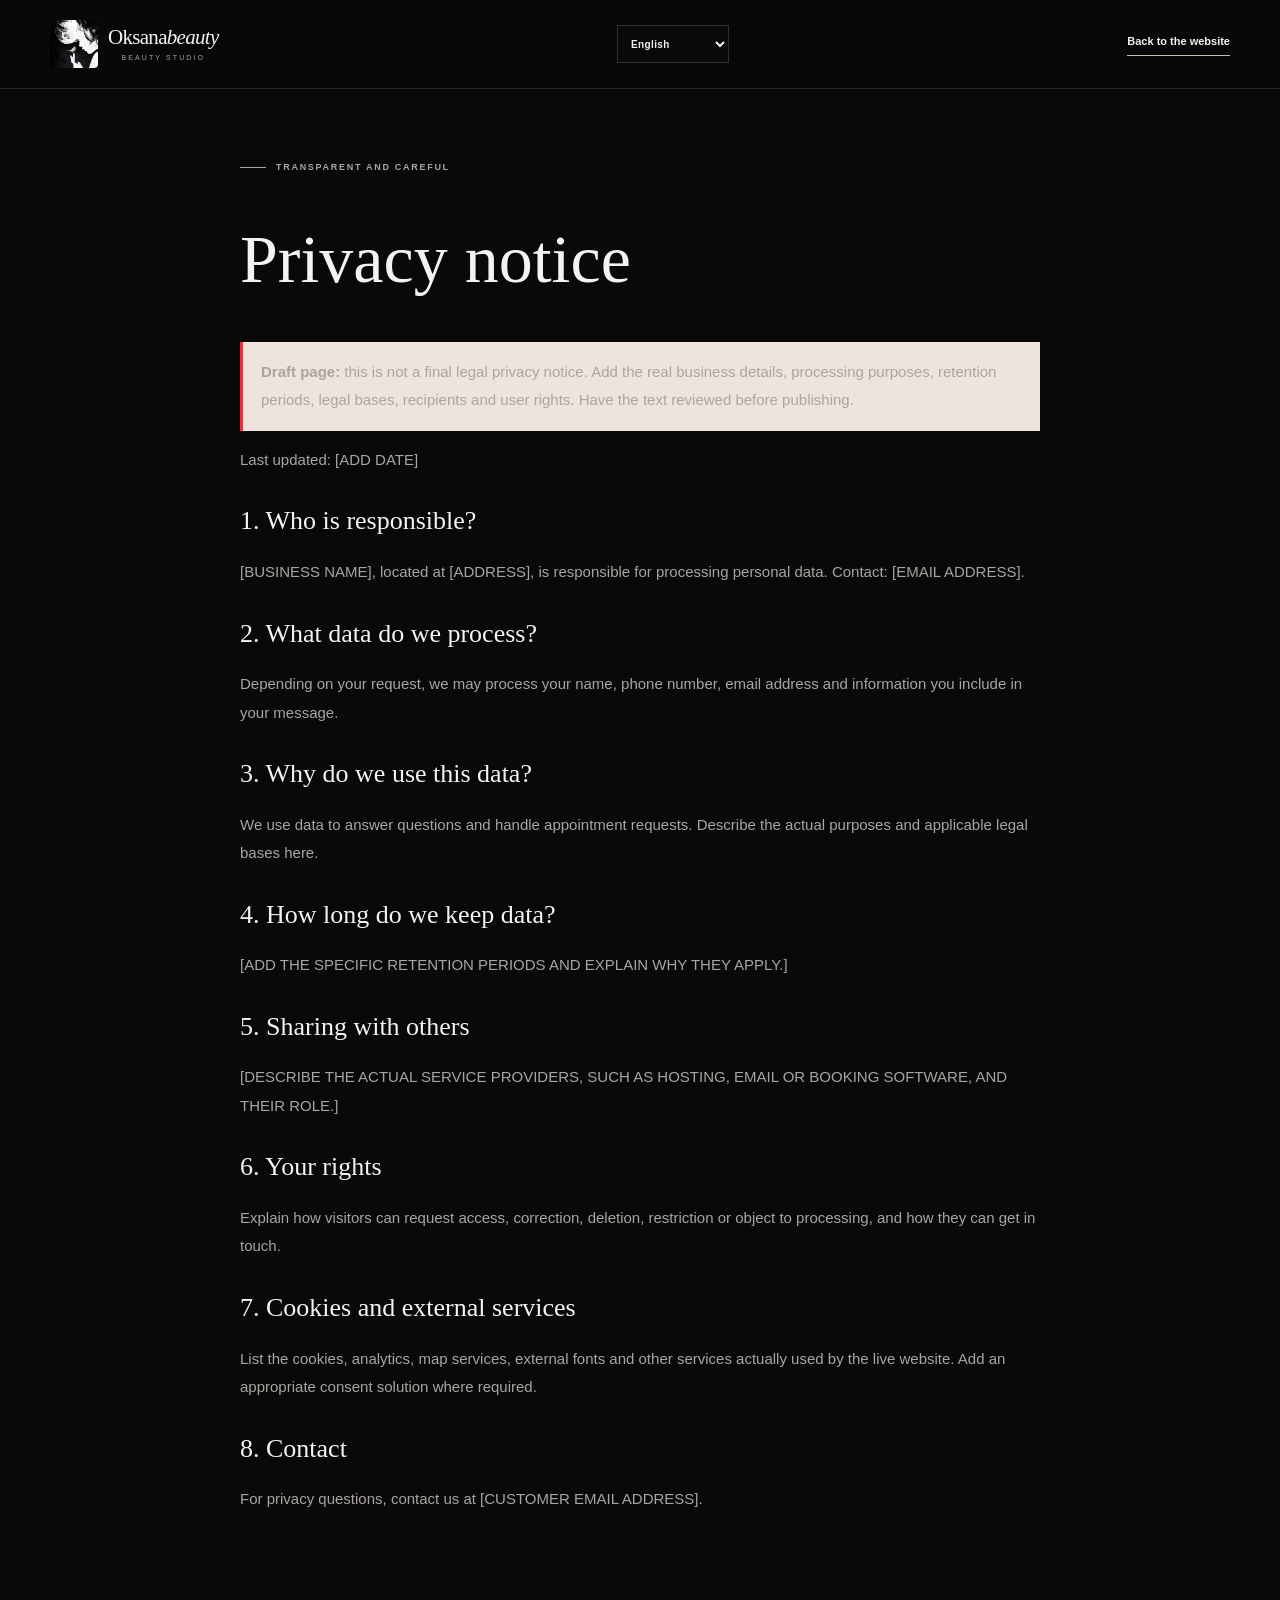
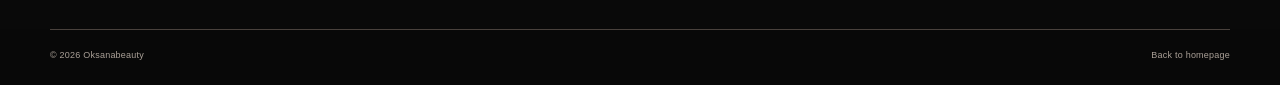
<file: privacy.html>
<!DOCTYPE html>

<html lang="en">
<head>
<meta charset="utf-8"/><meta content="width=device-width, initial-scale=1" name="viewport"/>
<meta content="noindex,follow" name="robots"/>
<title data-i18n="privacyPageTitle">Oksanabeauty | Privacy notice</title>
<link href="assets/favicon-64.png" rel="icon" type="image/png"/><link href="css/styles.css" rel="stylesheet"/>
<style>.privacy-page{max-width:800px;min-height:70vh;padding:70px 0 100px}.privacy-page h1{font:400 clamp(42px,7vw,68px)/1.1 var(--serif)}.privacy-page h2{font:500 26px var(--serif);margin-top:32px}.privacy-page p,.privacy-page li{color:var(--muted);line-height:1.9}.privacy-warning{padding:16px 18px;background:#efe3dd;border-left:3px solid var(--wine);color:#553039}</style>
</head>
<body>
<header class="site-header"><div class="container nav-wrap"><a aria-label="Oksanabeauty — go to homepage" class="brand" data-i18n-aria-label="brandHome" href="index.html"><img class="brand-logo" src="assets/images/oksanabeauty-logo.jpg" alt="" width="48" height="48" /><span class="brand-name">Oksana<em>beauty</em><small>BEAUTY STUDIO</small></span></a><label class="language-control" for="language-select"><span class="sr-only" data-i18n="languageLabel" id="language-select-label">Language</span><select aria-labelledby="language-select-label" id="language-select"><option selected="" value="en">English</option><option value="nl">Nederlands</option><option value="uk">Українська</option><option value="ru">Русский</option></select></label><a class="text-link" data-i18n="privacyBack" href="index.html">Back to the website </a></div></header>
<main class="container privacy-page">
<p class="eyebrow" data-i18n="privacyEyebrow"><span class="eyebrow-line"></span> TRANSPARENT AND CAREFUL</p><h1 data-i18n="privacyTitle">Privacy notice</h1>
<p class="privacy-warning" data-i18n="privacyWarning"><strong>Draft page:</strong> this is not a final legal privacy notice. Add the real business details, processing purposes, retention periods, legal bases, recipients and user rights. Have the text reviewed before publishing.</p>
<p data-i18n="privacyDate">Last updated: [ADD DATE]</p>
<h2 data-i18n="privacyH1">1. Who is responsible?</h2><p data-i18n="privacyP1">[BUSINESS NAME], located at [ADDRESS], is responsible for processing personal data. Contact: [EMAIL ADDRESS].</p>
<h2 data-i18n="privacyH2">2. What data do we process?</h2><p data-i18n="privacyP2">Depending on your request, we may process your name, phone number, email address and information you include in your message.</p>
<h2 data-i18n="privacyH3">3. Why do we use this data?</h2><p data-i18n="privacyP3">We use data to answer questions and handle appointment requests. Describe the actual purposes and applicable legal bases here.</p>
<h2 data-i18n="privacyH4">4. How long do we keep data?</h2><p data-i18n="privacyP4">[ADD THE SPECIFIC RETENTION PERIODS AND EXPLAIN WHY THEY APPLY.]</p>
<h2 data-i18n="privacyH5">5. Sharing with others</h2><p data-i18n="privacyP5">[DESCRIBE THE ACTUAL SERVICE PROVIDERS, SUCH AS HOSTING, EMAIL OR BOOKING SOFTWARE, AND THEIR ROLE.]</p>
<h2 data-i18n="privacyH6">6. Your rights</h2><p data-i18n="privacyP6">Explain how visitors can request access, correction, deletion, restriction or object to processing, and how they can get in touch.</p>
<h2 data-i18n="privacyH7">7. Cookies and external services</h2><p data-i18n="privacyP7">List the cookies, analytics, map services, external fonts and other services actually used by the live website. Add an appropriate consent solution where required.</p>
<h2 data-i18n="privacyH8">8. Contact</h2><p data-i18n="privacyP8">For privacy questions, contact us at [CUSTOMER EMAIL ADDRESS].</p>
</main>
<footer class="site-footer"><div class="container footer-bottom"><span>© <span id="current-year">2026</span> Oksanabeauty</span><a data-i18n="privacyHome" href="index.html">Back to homepage </a></div></footer>
<script defer="True" src="js/translations.js"></script>
<script defer="True" src="js/main.js"></script></body>
</html>
</file>
<file: css/styles.css>
/* Maison Belle — originele beauty-studio template */
:root {
  --paper: #090909;
  --paper-deep: #141414;
  --ink: #f3f0ed;
  --muted: #aaa39e;
  --line: #303030;
  --wine: #e51b2a;
  --wine-dark: #b8101b;
  --sage: #151715;
  --white: #111111;
  --serif: "Playfair Display", Georgia, serif;
  --sans: "DM Sans", Arial, sans-serif;
  --container: 1180px;
  --shadow: 0 24px 70px rgba(0, 0, 0, .38);
}

* {
  box-sizing: border-box;
}

html {
  scroll-behavior: smooth;
  scroll-padding-top: 92px;
}

body {
  margin: 0;
  background: var(--paper);
  color: var(--ink);
  font-family: var(--sans);
  font-size: 15px;
  line-height: 1.7;
  -webkit-font-smoothing: antialiased;
}

body.menu-open {
  overflow: hidden;
}

img {
  display: block;
  max-width: 100%;
  width: 100%;
  object-fit: cover;
}

a {
  color: inherit;
  text-decoration: none;
}

button, input, select, textarea {
  font: inherit;
}

button, a {
  -webkit-tap-highlight-color: transparent;
}

button:focus-visible, a:focus-visible, input:focus-visible, select:focus-visible, textarea:focus-visible {
  outline: 3px solid #e51b2a;
  outline-offset: 4px;
}

.container {
  width: min(var(--container), calc(100% - 64px));
  margin-inline: auto;
}

.section-pad {
  padding: 112px 0;
}

.section-pad-sm {
  padding: 76px 0;
}

.skip-link {
  position: absolute;
  top: -80px;
  left: 20px;
  background: var(--ink);
  color: #fff;
  padding: 12px 18px;
  z-index: 999;
}

.skip-link:focus {
  top: 15px;
}

.topline {
  height: 34px;
  display: flex;
  align-items: center;
  justify-content: center;
  gap: 16px;
  background: var(--wine);
  color: #f9f1ec;
  font-size: 10px;
  letter-spacing: .13em;
  text-transform: uppercase;
}

.topline-divider {
  font-size: 13px;
  color: #e3c2ba;
}

.site-header {
  position: sticky;
  top: 0;
  z-index: 100;
  background: rgba(248, 245, 240, .95);
  backdrop-filter: blur(16px);
  border-bottom: 1px solid rgba(222, 215, 206, .65);
}

.nav-wrap {
  min-height: 88px;
  display: flex;
  align-items: center;
  justify-content: space-between;
  gap: 28px;
}

.brand {
  display: flex;
  align-items: center;
  gap: 10px;
  flex-shrink: 0;
}

.brand-logo {
  display: block;
  width: 48px;
  height: 48px;
  flex: 0 0 48px;
  object-fit: cover;
  object-position: center;
  border-radius: 4px;
  background: #111;
}

.brand-mark {
  width: 43px;
  height: 43px;
  border-radius: 50%;
  display: grid;
  place-items: center;
  border: 1px solid var(--wine);
  color: var(--wine);
  font-family: var(--serif);
  font-style: italic;
  font-size: 17px;
  letter-spacing: -2px;
  padding-right: 2px;
}

.brand-name {
  display: block;
  font-family: var(--serif);
  font-size: 21px;
  line-height: 1.02;
  letter-spacing: -.7px;
}

.brand-name em {
  font-weight: 400;
}

.brand-name small {
  display: block;
  margin-top: 5px;
  font-family: var(--sans);
  font-size: 7px;
  letter-spacing: .3em;
  font-style: normal;
  text-align: center;
  color: var(--muted);
}

.primary-nav {
  display: flex;
  align-items: center;
  gap: 27px;
}

.primary-nav>a:not(.button) {
  font-size: 12px;
  font-weight: 500;
  position: relative;
}

.primary-nav>a:not(.button)::after {
  content: "";
  position: absolute;
  bottom: -7px;
  left: 0;
  height: 1px;
  width: 0;
  background: var(--wine);
  transition: width .25s;
}

.primary-nav>a:not(.button):hover::after {
  width: 100%;
}

.button {
  min-height: 49px;
  display: inline-flex;
  align-items: center;
  justify-content: center;
  gap: 24px;
  padding: 0 23px;
  border: 1px solid transparent;
  font-size: 11px;
  font-weight: 600;
  letter-spacing: .045em;
  transition: background .2s, color .2s, transform .2s;
  cursor: pointer;
}

.button:hover {
  transform: translateY(-2px);
}

.button span {
  font-size: 15px;
  font-weight: 400;
}

.button-dark {
  background: var(--wine);
  color: #fffaf5;
}

.button-dark:hover {
  background: var(--wine-dark);
}

.button-outline {
  border-color: #bcb1a7;
  background: transparent;
  color: var(--ink);
}

.button-outline:hover {
  background: var(--ink);
  color: white;
  border-color: var(--ink);
}

.nav-cta {
  min-height: 43px;
  padding: 0 16px;
  gap: 12px;
}

.nav-toggle {
  display: none;
}

.hero {
  padding-top: 58px;
  padding-bottom: 34px;
  overflow: hidden;
}

.hero-grid {
  display: grid;
  grid-template-columns: .88fr 1.12fr;
  align-items: center;
  gap: 72px;
}

.hero-copy {
  padding: 30px 0 25px;
}

.eyebrow {
  display: flex;
  align-items: center;
  gap: 10px;
  font-size: 9px;
  font-weight: 700;
  letter-spacing: .19em;
  color: var(--wine);
  margin: 0 0 25px;
}

.eyebrow-line {
  width: 26px;
  height: 1px;
  display: inline-block;
  background: currentColor;
}

.hero h1, .section-heading h2, .about-copy h2, .testimonial-intro h2, .booking-copy h2, .contact h2, .gallery-heading h2 {
  font-family: var(--serif);
  font-size: clamp(54px, 6vw, 84px);
  line-height: 1.07;
  font-weight: 400;
  letter-spacing: -.055em;
  margin: 0;
}

.hero h1 em, .section-heading h2 em, .about-copy h2 em, .testimonial-intro h2 em, .booking-copy h2 em, .contact h2 em, .gallery-heading h2 em {
  font-weight: 400;
  color: var(--wine);
}

.hero-lead {
  max-width: 410px;
  margin: 27px 0 30px;
  color: #6e685f;
  font-size: 15px;
  line-height: 1.9;
}

.hero-actions {
  display: flex;
  align-items: center;
  gap: 26px;
  flex-wrap: wrap;
}

.text-link {
  display: inline-flex;
  align-items: center;
  gap: 10px;
  font-size: 11px;
  font-weight: 600;
  border-bottom: 1px solid #c8bcb1;
  padding: 0 0 5px;
}

.text-link span {
  font-size: 16px;
  font-weight: 400;
  transition: transform .2s;
}

.text-link:hover span {
  transform: translate(3px, -2px);
}

.hero-note {
  display: flex;
  align-items: center;
  gap: 14px;
  margin-top: 55px;
}

.avatar-stack {
  display: flex;
  padding-left: 0;
}

.avatar-stack span {
  display: grid;
  place-items: center;
  width: 30px;
  height: 30px;
  margin-left: -5px;
  border: 2px solid var(--paper);
  border-radius: 50%;
  background: #d8b9ae;
  color: var(--wine-dark);
  font-size: 10px;
}

.avatar-stack span:nth-child(2) {
  background: #b9b99f;
}

.avatar-stack span:nth-child(3) {
  background: #e5d6c8;
}

.hero-note p {
  font-size: 10px;
  line-height: 1.55;
  margin: 0;
  color: var(--muted);
}

.hero-note strong {
  color: var(--ink);
  font-size: 11px;
}

.hero-visual {
  position: relative;
  max-width: 620px;
  justify-self: end;
  width: 100%;
  padding: 0 18px 22px 0;
}

.hero-photo-frame {
  height: clamp(470px, 57vw, 655px);
  overflow: hidden;
  position: relative;
  background: var(--paper-deep);
}

.hero-photo {
  height: 100%;
  object-position: center;
  animation: soft-in 1.2s ease both;
}

.hero-photo-frame::after {
  content: "";
  position: absolute;
  inset: 0;
  background: linear-gradient(0deg, rgba(36, 25, 22, .14), transparent 40%);
  pointer-events: none;
}

.hero-stamp {
  position: absolute;
  top: 38px;
  left: -34px;
  z-index: 2;
  width: 94px;
  height: 94px;
  border-radius: 50%;
  background: var(--sage);
  color: var(--wine);
  display: flex;
  flex-direction: column;
  justify-content: center;
  align-items: center;
  gap: 1px;
  transform: rotate(-10deg);
  box-shadow: 0 8px 30px #28251f12;
}

.hero-stamp span {
  font-size: 8px;
  font-weight: 700;
  letter-spacing: .13em;
}

.hero-stamp strong {
  font-size: 21px;
  font-weight: 400;
  line-height: 1.1;
}

.hero-caption {
  position: absolute;
  bottom: 0;
  right: 0;
  background: var(--white);
  padding: 12px 19px;
  display: flex;
  align-items: center;
  gap: 9px;
  font-size: 10px;
  letter-spacing: .02em;
}

.caption-dot {
  height: 6px;
  width: 6px;
  border-radius: 100%;
  background: var(--wine);
}

.hero-bottom {
  display: flex;
  align-items: center;
  gap: 18px;
  margin-top: 30px;
  color: #968c81;
  font-size: 9px;
  letter-spacing: .16em;
}

.hero-bottom-rule {
  height: 1px;
  max-width: 92px;
  flex: 1;
  background: #d3cbc2;
}

.intro-strip {
  background: var(--sage);
  padding: 24px 0;
}

.intro-strip-inner {
  display: flex;
  align-items: center;
  justify-content: center;
  gap: 22px;
}

.intro-star {
  color: var(--wine);
  font-size: 22px;
}

.intro-strip p {
  font-family: var(--serif);
  font-size: 22px;
  margin: 0;
  letter-spacing: -.02em;
}

.intro-strip p em {
  color: var(--wine);
}

.intro-strip-note {
  font-size: 10px;
  color: #6b6d60;
  margin-left: 45px;
}

.section-heading {
  margin-bottom: 50px;
}

.split-heading {
  display: flex;
  justify-content: space-between;
  align-items: end;
  gap: 40px;
}

.section-heading .eyebrow, .about-copy .eyebrow, .gallery-heading .eyebrow {
  margin-bottom: 20px;
}

.section-heading h2, .about-copy h2, .testimonial-intro h2, .booking-copy h2, .contact h2, .gallery-heading h2 {
  font-size: clamp(42px, 5.2vw, 64px);
}

.heading-aside {
  max-width: 300px;
  color: var(--muted);
  font-size: 13px;
  line-height: 1.9;
  margin: 0 0 8px;
}

.services {
  background: var(--paper);
}

.service-grid {
  display: grid;
  grid-template-columns: repeat(4, minmax(0, 1fr));
  gap: 22px;
}

.service-card {
  min-width: 0;
}

.service-card-large {
  margin-top: 0;
}

.service-image {
  position: relative;
  display: block;
  height: clamp(240px, 31vw, 390px);
  overflow: hidden;
  background: var(--paper-deep);
}

.service-card-large .service-image {
  height: clamp(255px, 34vw, 420px);
}

.service-image img {
  height: 100%;
  transition: transform .6s cubic-bezier(.2, .7, .2, 1);
  filter: saturate(.82);
}

.service-card:hover .service-image img {
  transform: scale(1.045);
}

.service-number {
  position: absolute;
  top: 13px;
  left: 14px;
  font-size: 10px;
  letter-spacing: .1em;
  color: white;
  text-shadow: 0 1px 8px #0008;
}

.round-arrow {
  position: absolute;
  bottom: 14px;
  right: 14px;
  display: grid;
  place-items: center;
  width: 37px;
  height: 37px;
  border-radius: 50%;
  background: var(--paper);
  font-size: 16px;
  transition: transform .2s, background .2s;
}

.service-card:hover .round-arrow {
  transform: rotate(45deg);
  background: white;
}

.service-info {
  display: flex;
  align-items: center;
  justify-content: space-between;
  gap: 10px;
  padding: 17px 0 20px;
  border-bottom: 1px solid var(--line);
}

.service-info h3 {
  margin: 0 0 4px;
  font-family: var(--serif);
  font-size: 20px;
  font-weight: 500;
}

.service-info p {
  font-size: 11px;
  line-height: 1.7;
  color: var(--muted);
  margin: 0;
  max-width: 230px;
}

.arrow-link {
  display: grid;
  place-items: center;
  min-width: 34px;
  height: 34px;
  border: 1px solid #d3c9be;
  border-radius: 50%;
  font-size: 14px;
}

.arrow-link:hover {
  color: white;
  background: var(--wine);
  border-color: var(--wine);
}

.services-footer {
  display: flex;
  align-items: center;
  justify-content: space-between;
  margin-top: 35px;
  gap: 24px;
}

.services-footer p {
  margin: 0;
  color: var(--muted);
  font-size: 12px;
}

.about {
  background: #eee8df;
}

.about-grid {
  display: grid;
  grid-template-columns: 1fr .9fr;
  gap: 100px;
  align-items: center;
}

.about-visual {
  position: relative;
  padding: 0 35px 35px 0;
  max-width: 530px;
}

.about-visual>img {
  height: 610px;
  object-position: center;
  box-shadow: var(--shadow);
}

.about-side-note {
  position: absolute;
  top: 0;
  right: 0;
  bottom: 35px;
  display: flex;
  flex-direction: column;
  align-items: center;
  justify-content: center;
  gap: 16px;
  writing-mode: vertical-rl;
  color: #8c8175;
  font-size: 8px;
  letter-spacing: .19em;
}

.about-side-rule {
  height: 50px;
  width: 1px;
  background: #c1b4a7;
}

.about-badge {
  position: absolute;
  left: -27px;
  bottom: 0;
  width: 128px;
  height: 128px;
  border-radius: 50%;
  background: var(--wine);
  color: #fff6ef;
  display: flex;
  flex-direction: column;
  align-items: center;
  justify-content: center;
  line-height: 1.4;
  transform: rotate(-7deg);
}

.about-badge span {
  font-size: 10px;
  letter-spacing: .04em;
}

.about-badge strong {
  font-family: var(--serif);
  font-size: 19px;
  font-weight: 400;
  font-style: italic;
}

.about-badge span:last-child {
  font-size: 15px;
  margin-top: 3px;
}

.about-copy {
  max-width: 485px;
}

.about-copy h2 {
  margin-bottom: 25px;
}

.about-copy>p:not(.eyebrow) {
  font-size: 13px;
  line-height: 2;
  color: #777067;
}

.about-copy .about-lead {
  font-size: 16px!important;
  line-height: 1.8!important;
  color: var(--ink)!important;
  margin-bottom: 15px;
}

.text-link-dark {
  margin-top: 18px;
}

.about-signature {
  margin-top: 45px;
  font-family: var(--serif);
  font-size: 18px;
  color: #85796d;
}

.about-signature em {
  color: var(--wine);
}

.values {
  background: var(--white);
  border-bottom: 1px solid var(--line);
}

.values-grid {
  display: grid;
  grid-template-columns: repeat(4, 1fr);
}

.value-item {
  padding: 8px 28px;
  border-right: 1px solid var(--line);
}

.value-item:first-child {
  padding-left: 0;
}

.value-item:last-child {
  border-right: 0;
}

.value-icon {
  color: var(--wine);
  font-size: 26px;
}

.value-item h3 {
  font-family: var(--serif);
  font-size: 20px;
  font-weight: 500;
  margin: 8px 0 7px;
}

.value-item p {
  color: var(--muted);
  font-size: 11px;
  line-height: 1.8;
  margin: 0;
  max-width: 220px;
}

.team {
  background: var(--paper);
}

.team-grid {
  display: grid;
  grid-template-columns: repeat(3, 1fr);
  gap: 26px;
}

.team-card:nth-child(2) {
  margin-top: 0;
}

.team-photo {
  position: relative;
  background: var(--paper-deep);
  overflow: hidden;
}

.team-photo img {
  aspect-ratio: 4/4.65;
  transition: transform .5s;
  filter: saturate(.78);
}

.team-card:hover .team-photo img {
  transform: scale(1.03);
}

.team-index {
  position: absolute;
  top: 13px;
  left: 15px;
  font-size: 10px;
  color: white;
  text-shadow: 0 1px 6px #0008;
}

.team-meta {
  display: flex;
  align-items: center;
  justify-content: space-between;
  padding: 17px 0 0;
}

.team-meta h3 {
  font-family: var(--serif);
  font-size: 22px;
  font-weight: 500;
  margin: 0;
}

.team-meta p {
  font-size: 11px;
  color: var(--muted);
  margin: 3px 0 0;
}

.team-flower {
  color: var(--wine);
  font-size: 22px;
}

.team-disclaimer {
  color: #9a9086;
  font-size: 10px;
  margin: 30px 0 0;
}

.gallery-section {
  background: var(--sage);
}

.gallery-heading {
  display: flex;
  justify-content: space-between;
  align-items: end;
  gap: 25px;
  margin-bottom: 35px;
}

.gallery-heading>p {
  max-width: 250px;
  margin: 0 0 7px;
  color: #6c7063;
  font-size: 12px;
  line-height: 1.8;
}

.gallery-grid {
  display: grid;
  grid-template-columns: 1.05fr 1fr 1fr;
  gap: 18px;
  align-items: start;
}

.gallery-item {
  position: relative;
  border: 0;
  padding: 0;
  overflow: hidden;
  background: #cfcfc4;
  text-align: left;
  cursor: zoom-in;
}

.gallery-item-tall {
  grid-row: span 2;
}

.gallery-item img {
  height: 285px;
  transition: transform .5s;
  filter: saturate(.75);
}

.gallery-item-tall img {
  height: 590px;
}

.gallery-item:hover img {
  transform: scale(1.04);
}

.gallery-item>span {
  position: absolute;
  bottom: 0;
  left: 0;
  right: 0;
  display: flex;
  align-items: center;
  justify-content: space-between;
  padding: 17px 18px;
  background: linear-gradient(transparent, rgba(25, 24, 20, .72));
  color: white;
  font-size: 12px;
}

.gallery-item>span b {
  font-size: 17px;
  font-weight: 400;
}

.testimonials {
  background: var(--paper);
}

.testimonial-wrap {
  display: grid;
  grid-template-columns: .8fr 1.2fr;
  gap: 110px;
  align-items: center;
}

.testimonial-intro h2 {
  font-size: clamp(40px, 4.6vw, 58px);
}

.testimonial-intro>p:not(.eyebrow) {
  max-width: 300px;
  font-size: 12px;
  line-height: 1.9;
  color: var(--muted);
  margin-top: 22px;
}

.review-stars {
  color: #a97654;
  letter-spacing: .22em;
  font-size: 13px;
  margin-top: 25px;
}

.testimonial-card {
  background: var(--white);
  padding: 46px 48px 28px;
  box-shadow: 0 15px 50px #3a30200b;
  position: relative;
  min-height: 350px;
}

.quote-mark {
  font-family: var(--serif);
  font-size: 82px;
  line-height: .8;
  color: #d4bab3;
}

.review-slide {
  display: none;
  margin: 0;
}

.review-slide.is-active {
  display: block;
  animation: fade-in .35s ease;
}

.review-slide blockquote {
  font-family: var(--serif);
  font-size: clamp(21px, 2.5vw, 30px);
  line-height: 1.5;
  letter-spacing: -.02em;
  margin: 15px 0 26px;
}

.review-slide figcaption {
  display: flex;
  align-items: center;
  gap: 12px;
}

.review-avatar {
  width: 35px;
  height: 35px;
  border-radius: 50%;
  background: var(--sage);
  display: grid;
  place-items: center;
  color: var(--wine);
  font-family: var(--serif);
}

.review-slide figcaption strong, .review-slide figcaption small {
  display: block;
}

.review-slide figcaption strong {
  font-size: 11px;
}

.review-slide figcaption small {
  color: var(--muted);
  font-size: 10px;
  margin-top: 2px;
}

.review-controls {
  display: flex;
  align-items: center;
  justify-content: space-between;
  border-top: 1px solid var(--line);
  margin-top: 30px;
  padding-top: 16px;
}

.review-count {
  font-size: 10px;
  color: var(--muted);
  letter-spacing: .1em;
}

.review-count b {
  color: var(--ink);
}

.review-controls>div {
  display: flex;
  gap: 8px;
}

.review-arrow {
  width: 35px;
  height: 35px;
  border: 1px solid var(--line);
  border-radius: 50%;
  background: transparent;
  cursor: pointer;
  font-size: 15px;
}

.review-arrow:hover {
  background: var(--wine);
  border-color: var(--wine);
  color: #fff;
}

.review-note {
  font-size: 9px;
  color: #a39a90;
  margin: 13px 0 0;
}

.booking {
  background: var(--wine-dark);
  color: #fff8f1;
  position: relative;
  overflow: hidden;
}

.booking::before {
  content: "mb.";
  position: absolute;
  right: -15px;
  top: -150px;
  font-family: var(--serif);
  font-size: 430px;
  line-height: 1;
  color: rgba(255, 255, 255, .035);
  pointer-events: none;
}

.booking-grid {
  position: relative;
  z-index: 1;
  display: grid;
  grid-template-columns: .8fr 1.2fr;
  gap: 100px;
  align-items: start;
}

.eyebrow-light {
  color: #e2beb7;
}

.booking-copy {
  padding-top: 40px;
}

.booking-copy h2 {
  font-size: clamp(47px, 5vw, 67px);
}

.booking-copy h2 em {
  color: #e7bdb4;
}

.booking-copy>p:not(.eyebrow) {
  max-width: 370px;
  color: #e1d0ca;
  font-size: 13px;
  line-height: 1.9;
  margin: 25px 0 36px;
}

.booking-direct {
  display: flex;
  align-items: center;
  gap: 14px;
}

.direct-icon {
  display: grid;
  place-items: center;
  border: 1px solid #b78a8d;
  width: 42px;
  height: 42px;
  border-radius: 50%;
  font-size: 18px;
}

.booking-direct small {
  display: block;
  font-size: 10px;
  color: #d5bdb7;
}

.booking-direct a {
  font-family: var(--serif);
  font-size: 19px;
}

.booking-form {
  background: var(--paper);
  color: var(--ink);
  padding: 38px 42px 32px;
  box-shadow: 0 20px 60px #24151a26;
}

.form-heading {
  border-bottom: 1px solid var(--line);
  padding-bottom: 22px;
  margin-bottom: 22px;
}

.form-heading>span {
  font-size: 9px;
  color: var(--wine);
  letter-spacing: .16em;
}

.form-heading h3 {
  font-family: var(--serif);
  font-weight: 400;
  font-size: 29px;
  line-height: 1.2;
  margin: 7px 0;
}

.form-heading p {
  font-size: 11px;
  color: var(--muted);
  margin: 0;
}

.booking-form label {
  display: block;
  margin-bottom: 15px;
  font-size: 10px;
  font-weight: 600;
  letter-spacing: .025em;
}

.booking-form label>span {
  color: var(--wine);
}

.booking-form label .optional {
  color: var(--muted);
  font-weight: 400;
}

.form-row {
  display: grid;
  grid-template-columns: 1fr 1fr;
  gap: 17px;
}

.booking-form input:not([type=checkbox]), .booking-form select, .booking-form textarea {
  display: block;
  width: 100%;
  margin-top: 7px;
  border: 1px solid #e0d9cf;
  border-radius: 0;
  background: #fffdf9;
  color: var(--ink);
  padding: 12px 12px;
  font-size: 11px;
  letter-spacing: 0;
  font-weight: 400;
  outline-offset: 1px;
}

.booking-form input::placeholder, .booking-form textarea::placeholder {
  color: #a39a90;
}

.booking-form textarea {
  resize: vertical;
  min-height: 84px;
}

.booking-form select:invalid {
  color: #a39a90;
}

.consent-label {
  display: flex!important;
  gap: 10px;
  align-items: flex-start;
  letter-spacing: 0!important;
  font-weight: 400!important;
  line-height: 1.6;
  font-size: 10px!important;
  color: var(--muted);
}

.consent-label input {
  margin: 3px 0 0;
  accent-color: var(--wine);
  flex-shrink: 0;
}

.consent-label a {
  text-decoration: underline;
  color: var(--wine);
}

.consent-label b {
  color: var(--wine);
}

.form-submit {
  width: 100%;
  justify-content: space-between;
}

.form-feedback {
  font-size: 9px;
  line-height: 1.6;
  color: #958b81;
  margin: 12px 0 0;
}

.contact {
  background: var(--paper);
}

.contact-grid {
  display: grid;
  grid-template-columns: .8fr 1.2fr;
  gap: 110px;
}

.contact h2 {
  font-size: clamp(48px, 5vw, 68px);
}

.contact-lead {
  font-size: 13px;
  color: var(--muted);
  max-width: 330px;
  line-height: 1.9;
  margin: 22px 0 27px;
}

.contact-details {
  border-top: 1px solid var(--line);
}

.contact-row {
  display: grid;
  grid-template-columns: 115px 1fr 30px;
  gap: 15px;
  align-items: start;
  padding: 22px 0;
  border-bottom: 1px solid var(--line);
}

.contact-label {
  padding-top: 4px;
  color: #998e83;
  font-size: 9px;
  letter-spacing: .13em;
  font-weight: 700;
}

.contact-row p {
  font-size: 12px;
  line-height: 1.8;
  margin: 0;
  color: var(--muted);
}

.contact-row p strong {
  font-weight: 600;
  color: var(--ink);
}

.contact-row p a {
  color: var(--ink);
}

.contact-row> a:last-child {
  width: 29px;
  height: 29px;
  border: 1px solid var(--line);
  border-radius: 50%;
  display: grid;
  place-items: center;
  font-size: 14px;
}

.contact-row> a:last-child:hover {
  background: var(--wine);
  color: white;
}

.open-status {
  justify-self: start;
  align-self: center;
  color: var(--muted);
  font-size: 9px;
  display: flex;
  align-items: center;
  gap: 5px;
}

.open-status i {
  width: 5px;
  height: 5px;
  border-radius: 50%;
  background: #88967c;
}

.map-placeholder {
  margin-top: 65px;
  height: 290px;
  background: #e2e1d7;
  position: relative;
  overflow: hidden;
}

.map-art {
  position: absolute;
  inset: 0;
  background: linear-gradient(35deg, transparent 48%, #f7f4ec 48%, #f7f4ec 52%, transparent 52%), linear-gradient(115deg, transparent 34%, #f7f4ec 34%, #f7f4ec 39%, transparent 39%), linear-gradient(0deg, transparent 45%, #f7f4ec 45%, #f7f4ec 49%, transparent 49%), linear-gradient(90deg, transparent 68%, #f7f4ec 68%, #f7f4ec 73%, transparent 73%);
  opacity: .9;
}

.map-route {
  position: absolute;
  top: 38%;
  left: 47%;
  width: 70px;
  height: 70px;
  border-left: 2px dashed #a5797c;
  border-bottom: 2px dashed #a5797c;
  transform: rotate(-20deg);
}

.map-pin {
  position: absolute;
  left: 49%;
  top: 35%;
  color: white;
  background: var(--wine);
  height: 42px;
  width: 42px;
  border-radius: 50% 50% 50% 0;
  display: grid;
  place-items: center;
  transform: rotate(-45deg);
  font-size: 18px;
  box-shadow: 0 6px 20px #55303933;
}

.map-pin::first-letter {
  transform: rotate(45deg);
}

.map-street {
  position: absolute;
  color: #99988d;
  font-size: 8px;
  letter-spacing: .16em;
}

.street-one {
  top: 24%;
  left: 12%;
  transform: rotate(-20deg);
}

.street-two {
  bottom: 17%;
  right: 19%;
  transform: rotate(11deg);
}

.street-three {
  top: 70%;
  left: 57%;
  color: var(--wine);
}

.map-overlay {
  position: absolute;
  left: 25px;
  bottom: 25px;
  background: var(--paper);
  padding: 19px 22px;
  min-width: 250px;
  box-shadow: var(--shadow);
}

.map-overlay>span {
  font-family: var(--serif);
  font-size: 20px;
}

.map-overlay p {
  font-size: 10px;
  color: var(--muted);
  margin: 3px 0 10px;
}

.map-overlay a {
  display: inline-flex;
  align-items: center;
  gap: 9px;
  font-size: 10px;
  font-weight: 600;
  border-bottom: 1px solid #c8bcb1;
  padding-bottom: 3px;
}

.site-footer {
  background: #28251f;
  color: #eee7df;
}

.footer-main {
  display: grid;
  grid-template-columns: 1fr 1.1fr 1.1fr;
  gap: 50px;
  align-items: center;
  padding: 48px 0 42px;
}

.brand-footer .brand-mark {
  color: #e7c5bd;
  border-color: #ad8580;
}

.brand-footer .brand-name small {
  color: #b8aaa0;
}

.footer-main>p {
  color: #c7bdb5;
  font-family: var(--serif);
  font-size: 17px;
  line-height: 1.6;
  margin: 0;
}

.footer-links {
  display: flex;
  flex-wrap: wrap;
  gap: 12px 24px;
}

.footer-links a {
  font-size: 10px;
  color: #d3c7bd;
}

.footer-links a:hover {
  color: #fff;
}


.footer-bottom {
  border-top: 1px solid #49413c;
  padding: 18px 0 22px;
  display: flex;
  align-items: center;
  justify-content: space-between;
  gap: 15px;
  color: #aaa097;
  font-size: 9px;
  letter-spacing: .025em;
}

.footer-bottom i {
  color: #d9a8a1;
  font-style: normal;
}

.footer-demo-note {
  color: #dcb4ae;
}

.lightbox[hidden] {
  display: none;
}

.lightbox {
  position: fixed;
  inset: 0;
  z-index: 1000;
  display: flex;
  align-items: center;
  justify-content: center;
  background: rgba(26, 22, 20, .92);
  padding: 5vw;
}

.lightbox img {
  width: auto;
  max-width: min(100%, 1200px);
  max-height: 86vh;
  object-fit: contain;
}

.lightbox-close {
  position: absolute;
  top: 18px;
  right: 25px;
  border: 0;
  background: transparent;
  color: white;
  font-size: 44px;
  cursor: pointer;
  font-weight: 300;
}

.js-enabled [data-reveal] {
  opacity: 0;
  transform: translateY(18px);
  transition: opacity .65s ease, transform .65s ease;
}

.js-enabled [data-reveal].is-visible {
  opacity: 1;
  transform: translateY(0);
}

@keyframes fade-in {
  from {
    opacity: 0;
    transform: translateY(5px);
  }
  to {
    opacity: 1;
    transform: translateY(0);
  }
}

@keyframes soft-in {
  from {
    opacity: .5;
    transform: scale(1.025);
  }
  to {
    opacity: 1;
    transform: scale(1);
  }
}

@media (min-width: 1400px) {
  .hero {
    padding-top: 75px;
  }
  .hero-grid {
    gap: 100px;
  }
  .hero-visual {
    max-width: 660px;
  }
}

@media (max-width: 1050px) {
  .container {
    width: min(var(--container), calc(100% - 44px));
  }
  .nav-wrap {
    min-height: 78px;
  }
  .primary-nav {
    gap: 17px;
  }
  .primary-nav>a:not(.button) {
    font-size: 11px;
  }
  .brand-name {
    font-size: 19px;
  }
  .nav-cta {
    padding: 0 12px;
    font-size: 10px;
  }
  .hero-grid {
    gap: 35px;
  }
  .hero h1 {
    font-size: 70px;
  }
  .hero-visual {
    max-width: 510px;
  }
  .hero-photo-frame {
    height: 540px;
  }
  .about-grid {
    gap: 60px;
  }
  .about-visual>img {
    height: 550px;
  }
  .service-grid {
    gap: 16px;
  }
  .service-info h3 {
    font-size: 18px;
  }
  .service-info p {
    font-size: 10px;
  }
  .testimonial-wrap, .booking-grid, .contact-grid {
    gap: 60px;
  }
  .booking-form {
    padding: 34px 30px 28px;
  }
  .footer-main {
    gap: 28px;
  }
}

@media (max-width: 800px) {
  .section-pad {
    padding: 84px 0;
  }
  .section-pad-sm {
    padding: 60px 0;
  }
  .topline {
    font-size: 8px;
    gap: 9px;
    letter-spacing: .1em;
  }
  .container {
    width: calc(100% - 40px);
  }
  .nav-wrap {
    min-height: 74px;
  }
  .nav-toggle {
    width: 42px;
    height: 42px;
    border: 1px solid var(--line);
    background: transparent;
    display: flex;
    flex-direction: column;
    align-items: center;
    justify-content: center;
    gap: 6px;
    cursor: pointer;
    z-index: 102;
  }
  .nav-toggle span {
    display: block;
    width: 17px;
    height: 1px;
    background: var(--ink);
    transition: transform .2s;
  }
  .nav-toggle[aria-expanded=true] span:first-child {
    transform: translateY(3.5px) rotate(45deg);
  }
  .nav-toggle[aria-expanded=true] span:last-child {
    transform: translateY(-3.5px) rotate(-45deg);
  }
  .primary-nav {
    position: fixed;
    top: 108px;
    right: 0;
    bottom: 0;
    width: min(390px, 100%);
    padding: 40px 28px;
    background: var(--paper);
    display: flex;
    flex-direction: column;
    align-items: stretch;
    gap: 0;
    transform: translateX(100%);
    visibility: hidden;
    transition: transform .3s ease, visibility .3s;
    border-left: 1px solid var(--line);
    z-index: 101;
  }
  .primary-nav.is-open {
    transform: translateX(0);
    visibility: visible;
  }
  .primary-nav>a:not(.button) {
    padding: 15px 0;
    border-bottom: 1px solid var(--line);
    font-size: 14px;
  }
  .primary-nav>a:not(.button)::after {
    display: none;
  }
  .primary-nav .nav-cta {
    margin-top: 24px;
    min-height: 50px;
  }
  .hero {
    padding-top: 34px;
    padding-bottom: 30px;
  }
  .hero-grid {
    grid-template-columns: 1fr;
    gap: 37px;
  }
  .hero-copy {
    padding: 10px 0 0;
  }
  .hero h1 {
    font-size: clamp(58px, 12vw, 82px);
  }
  .hero-lead {
    max-width: 500px;
    margin-top: 20px;
  }
  .hero-note {
    margin-top: 30px;
  }
  .hero-visual {
    justify-self: stretch;
    max-width: none;
    padding: 0 12px 18px 12px;
  }
  .hero-photo-frame {
    height: clamp(410px, 95vw, 650px);
  }
  .hero-stamp {
    left: -2px;
    top: 25px;
    width: 82px;
    height: 82px;
  }
  .hero-caption {
    right: 0;
  }
  .hero-bottom {
    font-size: 8px;
    letter-spacing: .1em;
    margin-top: 20px;
  }
  .intro-strip-inner {
    gap: 13px;
    flex-wrap: wrap;
  }
  .intro-strip p {
    font-size: 20px;
  }
  .intro-strip-note {
    margin-left: 0;
    width: 100%;
    text-align: center;
  }
  .split-heading {
    align-items: start;
    flex-direction: column;
    gap: 18px;
    margin-bottom: 35px;
  }
  .heading-aside {
    max-width: 430px;
  }
  .service-grid {
    grid-template-columns: repeat(2, minmax(0, 1fr));
    gap: 16px 18px;
  }
  .service-card-large {
    margin-top: 0;
  }
  .service-image, .service-card-large .service-image {
    height: clamp(260px, 58vw, 420px);
  }
  .service-info h3 {
    font-size: 19px;
  }
  .service-info p {
    font-size: 11px;
  }
  .services-footer {
    align-items: flex-start;
    flex-direction: column;
  }
  .about-grid {
    grid-template-columns: 1fr;
    gap: 50px;
  }
  .about-visual {
    max-width: 600px;
    padding-right: 28px;
  }
  .about-visual>img {
    height: clamp(410px, 90vw, 620px);
  }
  .about-copy {
    max-width: 650px;
  }
  .about-side-note {
    right: -2px;
  }
  .about-badge {
    left: -10px;
  }
  .values-grid {
    grid-template-columns: repeat(2, 1fr);
    gap: 28px 0;
  }
  .value-item {
    padding: 0 22px;
  }
  .value-item:nth-child(odd) {
    padding-left: 0;
  }
  .value-item:nth-child(even) {
    border-right: 0;
  }
  .value-item:nth-child(3), .value-item:nth-child(4) {
    padding-top: 25px;
    border-top: 1px solid var(--line);
  }
  .team-grid {
    gap: 16px;
  }
  .team-meta h3 {
    font-size: 18px;
  }
  .team-meta p {
    font-size: 10px;
  }
  .gallery-heading {
    align-items: start;
    flex-direction: column;
  }
  .gallery-grid {
    grid-template-columns: 1fr 1fr;
    gap: 12px;
  }
  .gallery-item-tall {
    grid-row: auto;
    grid-column: span 2;
  }
  .gallery-item-tall img {
    height: clamp(300px, 68vw, 480px);
  }
  .gallery-item img {
    height: clamp(210px, 48vw, 300px);
  }
  .testimonial-wrap {
    grid-template-columns: 1fr;
    gap: 35px;
  }
  .testimonial-card {
    padding: 35px 32px 25px;
  }
  .testimonial-intro>p:not(.eyebrow) {
    max-width: 460px;
  }
  .booking-grid {
    grid-template-columns: 1fr;
    gap: 45px;
  }
  .booking-copy {
    padding-top: 0;
  }
  .booking-copy>p:not(.eyebrow) {
    max-width: 500px;
  }
  .booking-form {
    max-width: 650px;
    width: 100%;
    justify-self: center;
  }
  .contact-grid {
    grid-template-columns: 1fr;
    gap: 45px;
  }
  .contact-lead {
    max-width: 500px;
  }
  .map-placeholder {
    margin-top: 45px;
    height: 270px;
  }
  .footer-main {
    grid-template-columns: 1fr 1fr;
    gap: 28px;
    align-items: start;
  }
  .footer-links {
    flex-direction: column;
    gap: 8px;
  }
  .footer-bottom {
    flex-wrap: wrap;
  }
  .footer-demo-note {
    width: 100%;
    order: 1;
  }
}

@media (max-width: 480px) {
  .topline {
    height: 31px;
  }
  .topline span:last-child {
    display: none;
  }
  .primary-nav {
    top: 105px;
  }
  .container {
    width: calc(100% - 32px);
  }
  .hero h1 {
    font-size: 57px;
  }
  .hero-actions {
    gap: 18px;
  }
  .hero-actions .button {
    padding: 0 17px;
    gap: 15px;
  }
  .hero-actions .text-link {
    font-size: 10px;
  }
  .hero-photo-frame {
    height: 430px;
  }
  .hero-caption {
    font-size: 9px;
    padding: 10px 12px;
  }
  .hero-stamp {
    width: 73px;
    height: 73px;
  }
  .hero-stamp span {
    font-size: 7px;
  }
  .hero-bottom {
    gap: 10px;
  }
  .intro-strip {
    padding: 22px 0;
  }
  .intro-strip p {
    font-size: 18px;
  }
  .section-heading h2, .about-copy h2, .gallery-heading h2 {
    font-size: 43px;
  }
  .service-grid {
    gap: 16px 12px;
  }
  .service-image, .service-card-large .service-image {
    height: clamp(200px, 57vw, 300px);
  }
  .service-info {
    align-items: start;
    gap: 5px;
    padding-top: 12px;
  }
  .service-info h3 {
    font-size: 17px;
    line-height: 1.3;
  }
  .service-info p {
    font-size: 10px;
  }
  .arrow-link {
    width: 28px;
    min-width: 28px;
    height: 28px;
    font-size: 12px;
  }
  .about-visual>img {
    height: 410px;
  }
  .about-badge {
    width: 102px;
    height: 102px;
    left: -4px;
  }
  .about-badge strong {
    font-size: 16px;
  }
  .values-grid {
    gap: 23px 0;
  }
  .value-item {
    padding: 0 14px;
  }
  .value-item h3 {
    font-size: 18px;
  }
  .value-item p {
    font-size: 10px;
  }
  .team-grid {
    grid-template-columns: 1fr;
    gap: 30px;
  }
  .team-card:nth-child(2) {
    margin-top: 0;
  }
  .team-photo img {
    aspect-ratio: 4/3.7;
    height: 370px;
  }
  .team-meta h3 {
    font-size: 22px;
  }
  .gallery-grid {
    gap: 9px;
  }
  .gallery-item-tall img {
    height: 340px;
  }
  .gallery-item img {
    height: 210px;
  }
  .gallery-item>span {
    padding: 12px;
    font-size: 10px;
  }
  .testimonial-card {
    padding: 28px 22px 22px;
  }
  .review-slide blockquote {
    font-size: 23px;
  }
  .booking-form {
    padding: 27px 20px 23px;
  }
  .form-row {
    grid-template-columns: 1fr;
    gap: 0;
  }
  .booking-copy h2 {
    font-size: 48px;
  }
  .contact-row {
    grid-template-columns: 85px 1fr 28px;
    gap: 8px;
  }
  .contact-label {
    font-size: 8px;
  }
  .contact-row p {
    font-size: 11px;
  }
  .map-placeholder {
    height: 250px;
  }
  .map-overlay {
    left: 12px;
    bottom: 12px;
    padding: 14px 16px;
    min-width: 215px;
  }
  .map-overlay>span {
    font-size: 18px;
  }
  .footer-main {
    grid-template-columns: 1fr 1fr;
    gap: 22px 12px;
  }
  .footer-main>p {
    font-size: 14px;
  }
  .footer-links a {
    font-size: 9px;
  }
  .footer-bottom {
    font-size: 8px;
  }
}

@media (prefers-reduced-motion: reduce) {
  html {
    scroll-behavior: auto;
  }
  *, *::before, *::after {
    animation-duration: .01ms!important;
    animation-iteration-count: 1!important;
    transition-duration: .01ms!important;
    scroll-behavior: auto!important;
  }
  .js-enabled [data-reveal] {
    opacity: 1;
    transform: none;
  }
}

/* Language switcher */
.sr-only {
  position: absolute!important;
  width: 1px!important;
  height: 1px!important;
  padding: 0!important;
  margin: -1px!important;
  overflow: hidden!important;
  clip: rect(0, 0, 0, 0)!important;
  white-space: nowrap!important;
  border: 0!important;
}

.language-control {
  display: inline-flex;
  align-items: center;
  flex-shrink: 0;
}

.language-control select {
  appearance: auto;
  max-width: 118px;
  min-height: 38px;
  padding: 0 22px 0 9px;
  border: 1px solid var(--line);
  background: var(--paper);
  color: var(--ink);
  font-size: 10px;
  font-weight: 700;
  letter-spacing: .04em;
  cursor: pointer;
}

.language-control select:focus-visible {
  outline: 3px solid #e51b2a;
  outline-offset: 3px;
}

@media (max-width: 800px) {
  .language-control {
    margin-top: 22px;
    align-self: flex-start;
  }
  .language-control select {
    max-width: 100%;
    min-height: 44px;
    font-size: 13px;
  }
  .primary-nav .nav-cta {
    margin-top: 18px;
  }
}


/* Updated layout: full-bleed hero, clear red accent, partners and direct contact. */
.hero.hero-fullscreen {
  min-height: clamp(610px, calc(100svh - 122px), 850px);
  display: flex;
  align-items: center;
  position: relative;
  isolation: isolate;
  overflow: hidden;
  padding: clamp(72px, 10vh, 125px) 0 55px;
  background-color: #21191a;
  background-image:
    linear-gradient(90deg, rgba(20, 14, 15, .84) 0%, rgba(20, 14, 15, .68) 42%, rgba(20, 14, 15, .22) 100%),
    linear-gradient(0deg, rgba(20, 14, 15, .35), transparent 48%),
    url("https://images.unsplash.com/photo-1560066984-138dadb4c035?auto=format&fit=crop&w=2200&q=90");
  background-position: center, center, center 46%;
  background-size: cover;
  background-repeat: no-repeat;
}

.hero-fullscreen .hero-content {
  position: relative;
  z-index: 1;
  width: min(var(--container), calc(100% - 64px));
  margin-inline: auto;
  padding: 20px 0 12px;
  color: #fff;
}

.hero-fullscreen .eyebrow {
  color: #fff;
  margin-bottom: 28px;
}

.hero-fullscreen .eyebrow-line {
  background: #ff454f;
}

.hero-fullscreen h1 {
  max-width: 780px;
  color: #fff;
  font-size: clamp(58px, 7.2vw, 100px);
  line-height: 1.02;
  letter-spacing: -.055em;
  text-wrap: balance;
}

.hero-fullscreen h1 em {
  color: #ff343f;
  font-style: italic;
}

.hero-fullscreen .hero-lead {
  max-width: 560px;
  margin: 27px 0 34px;
  color: rgba(255, 255, 255, .88);
  font-size: clamp(15px, 1.4vw, 18px);
  line-height: 1.8;
}

.hero-fullscreen .hero-actions {
  display: flex;
  flex-wrap: wrap;
  gap: 13px;
}

.hero-fullscreen .button {
  min-height: 54px;
  padding-inline: 24px;
  font-size: 12px;
}

.hero-fullscreen .button-dark {
  background: #e51b2a;
  border-color: #e51b2a;
  color: #fff;
}

.hero-fullscreen .button-dark:hover {
  background: #b8101b;
  border-color: #b8101b;
}

.button-hero-secondary {
  border-color: rgba(255, 255, 255, .75);
  background: rgba(255, 255, 255, .07);
  color: #fff;
  backdrop-filter: blur(3px);
}

.button-hero-secondary:hover {
  color: #21191a;
  background: #fff;
  border-color: #fff;
}

.hero-bottom-line {
  display: flex;
  align-items: center;
  gap: 15px;
  margin: 55px 0 0;
  color: rgba(255, 255, 255, .78);
  font-size: 10px;
  font-weight: 600;
  letter-spacing: .2em;
}

.hero-bottom-line::before {
  content: "";
  width: 38px;
  height: 2px;
  background: #e51b2a;
}

/* A genuinely opaque mobile drawer: page content never bleeds through it. */
@media (max-width: 800px) {
  .site-header {
    background: rgba(248, 245, 240, .98);
    backdrop-filter: none;
    -webkit-backdrop-filter: none;
  }

  .primary-nav {
    background-color: #fff !important;
    background-image: none !important;
    opacity: 1;
    backdrop-filter: none;
    -webkit-backdrop-filter: none;
    box-shadow: -18px 0 45px rgba(35, 18, 18, .16);
    border-left: 1px solid #ece6e2;
    z-index: 101;
  }

  .primary-nav.is-open {
    background-color: var(--paper-deep) !important;
    border-left: 1px solid var(--line);
    box-shadow: -18px 0 45px rgba(0, 0, 0, .45);
  }

  body.menu-open::before {
    content: "";
    position: fixed;
    inset: 0;
    z-index: 99;
    background: rgba(30, 19, 19, .48);
  }

  .nav-toggle {
    position: relative;
    z-index: 102;
    color: var(--ink);
    background: var(--paper-deep);
    border: 1px solid var(--line);
    border-radius: 4px;
    transition: background-color .2s ease, border-color .2s ease, transform .2s ease;
  }

  .nav-toggle:hover {
    background: #202020;
    border-color: var(--wine);
  }

  .nav-toggle:active {
    transform: scale(.96);
  }

  .nav-toggle span {
    background: var(--ink);
  }

  .hero.hero-fullscreen {
    min-height: calc(100svh - 105px);
    padding: 62px 0 44px;
    background-image:
      linear-gradient(90deg, rgba(20, 14, 15, .79) 0%, rgba(20, 14, 15, .58) 68%, rgba(20, 14, 15, .36) 100%),
      linear-gradient(0deg, rgba(20, 14, 15, .42), transparent 48%),
      url("https://images.unsplash.com/photo-1560066984-138dadb4c035?auto=format&fit=crop&w=1500&q=85");
    background-position: center, center, 58% center;
  }

  .hero-fullscreen .hero-content {
    width: calc(100% - 40px);
  }

  .hero-fullscreen h1 {
    max-width: 620px;
    font-size: clamp(54px, 10.5vw, 78px);
  }

  .hero-fullscreen .hero-lead {
    max-width: 520px;
    margin: 23px 0 28px;
    font-size: 15px;
  }

  .hero-bottom-line {
    margin-top: 42px;
    font-size: 9px;
    letter-spacing: .14em;
  }
}

.partners {
  background: #fff;
}

.partners-grid {
  display: grid;
  grid-template-columns: repeat(4, minmax(0, 1fr));
  gap: 18px;
}

.partner-card {
  position: relative;
  min-height: 220px;
  padding: 27px 24px 24px;
  background: #faf7f4;
  border: 1px solid #eee5e0;
  display: flex;
  flex-direction: column;
  align-items: flex-start;
  transition: transform .22s ease, border-color .22s ease, box-shadow .22s ease;
}

.partner-card:hover {
  transform: translateY(-4px);
  border-color: rgba(229, 27, 42, .45);
  box-shadow: 0 18px 40px rgba(48, 24, 24, .07);
}

.partner-mark {
  display: grid;
  place-items: center;
  width: 42px;
  height: 42px;
  margin-bottom: 25px;
  border-radius: 50%;
  background: #ffe8e9;
  color: #d71927;
  font-family: var(--serif);
  font-size: 14px;
}

.partner-card h3 {
  margin: 0 0 8px;
  font-family: var(--serif);
  font-size: 20px;
  font-weight: 500;
  line-height: 1.3;
}

.partner-card p {
  margin: 0;
  color: var(--muted);
  font-size: 12px;
  line-height: 1.75;
}

.partners-note {
  margin: 22px 0 0;
  color: #8c827b;
  font-size: 10px;
  line-height: 1.7;
}

.contact {
  background: #f8f5f0;
}

.contact-layout {
  display: grid;
  grid-template-columns: .85fr 1.15fr;
  gap: clamp(42px, 8vw, 110px);
  align-items: center;
}

.contact-intro h2 {
  font-size: clamp(50px, 5.3vw, 72px);
}

.contact-intro h2 em {
  color: var(--wine);
}

.contact-note {
  display: flex;
  align-items: center;
  gap: 10px;
  margin: 25px 0 0;
  color: var(--muted);
  font-size: 12px;
}

.contact-note::before {
  content: "";
  flex: 0 0 7px;
  width: 7px;
  height: 7px;
  border-radius: 50%;
  background: var(--wine);
}

.contact-options {
  display: grid;
  grid-template-columns: repeat(2, minmax(0, 1fr));
  gap: 12px;
}

.contact-option {
  min-width: 0;
  display: flex;
  align-items: center;
  gap: 13px;
  padding: 19px 16px;
  min-height: 94px;
  border: 1px solid var(--line);
  background: #fff;
  transition: border-color .2s ease, transform .2s ease, box-shadow .2s ease;
}

.contact-option:hover {
  transform: translateY(-2px);
  border-color: var(--wine);
  box-shadow: 0 12px 28px rgba(48, 24, 24, .06);
}

.contact-option-icon {
  flex: 0 0 40px;
  width: 40px;
  height: 40px;
  display: grid;
  place-items: center;
  border-radius: 50%;
  background: #ffe8e9;
  color: #d71927;
  font-size: 12px;
  font-weight: 700;
  letter-spacing: -.03em;
}

.contact-option-copy {
  display: flex;
  flex: 1;
  min-width: 0;
  flex-direction: column;
  gap: 3px;
}

.contact-option-copy strong {
  color: var(--ink);
  font-size: 13px;
  line-height: 1.3;
}

.contact-option-copy small {
  color: var(--muted);
  font-size: 10px;
  line-height: 1.5;
  overflow-wrap: anywhere;
}

.contact-option-arrow {
  flex: 0 0 auto;
  align-self: flex-start;
  margin-left: auto;
  color: var(--wine);
  font-size: 17px;
}

@media (max-width: 1050px) {
  .partners-grid {
    grid-template-columns: repeat(2, minmax(0, 1fr));
  }
}

@media (max-width: 800px) {
  .hero-fullscreen .hero-content {
    padding-top: 0;
  }

  .contact-layout {
    grid-template-columns: 1fr;
    gap: 34px;
  }

  .contact-intro h2 {
    font-size: clamp(48px, 9vw, 64px);
  }

  .contact-options {
    width: 100%;
  }
}

@media (max-width: 480px) {
  .hero.hero-fullscreen {
    min-height: calc(100svh - 94px);
    padding: 50px 0 36px;
    background-image:
      linear-gradient(90deg, rgba(20, 14, 15, .78) 0%, rgba(20, 14, 15, .58) 100%),
      linear-gradient(0deg, rgba(20, 14, 15, .4), transparent 55%),
      url("https://images.unsplash.com/photo-1560066984-138dadb4c035?auto=format&fit=crop&w=1100&q=85");
    background-position: center, center, 59% center;
  }

  .hero-fullscreen .hero-content {
    width: calc(100% - 32px);
  }

  .hero-fullscreen .eyebrow {
    margin-bottom: 20px;
    font-size: 8px;
    letter-spacing: .15em;
  }

  .hero-fullscreen h1 {
    font-size: clamp(46px, 12vw, 58px);
    line-height: 1.04;
  }

  .hero-fullscreen .hero-lead {
    margin: 20px 0 25px;
    font-size: 14px;
    line-height: 1.75;
  }

  .hero-fullscreen .hero-actions {
    align-items: stretch;
    flex-direction: column;
    gap: 10px;
    max-width: 320px;
  }

  .hero-fullscreen .button {
    width: 100%;
    min-height: 51px;
    justify-content: space-between;
  }

  .hero-bottom-line {
    margin-top: 31px;
    font-size: 8px;
    letter-spacing: .1em;
  }

  .partners-grid {
    grid-template-columns: 1fr 1fr;
    gap: 10px;
  }

  .partner-card {
    min-height: 200px;
    padding: 18px 15px;
  }

  .partner-mark {
    width: 36px;
    height: 36px;
    margin-bottom: 19px;
  }

  .partner-card h3 {
    font-size: 17px;
  }

  .partner-card p {
    font-size: 10px;
  }

  .contact-options {
    grid-template-columns: 1fr;
    gap: 10px;
  }

  .contact-option {
    min-height: 82px;
  }
}


/* Location section: address and responsive Google Maps embed. */
.location-section {
  background: #fff;
}

.location-layout {
  display: grid;
  grid-template-columns: minmax(0, .72fr) minmax(0, 1.28fr);
  align-items: center;
  gap: clamp(38px, 7vw, 92px);
}

.location-copy {
  min-width: 0;
}

.location-copy h2 {
  margin: 0;
  font-family: var(--serif);
  font-size: clamp(48px, 5.2vw, 70px);
  font-weight: 400;
  line-height: 1.08;
  letter-spacing: -.055em;
}

.location-copy h2 em {
  color: var(--wine);
  font-weight: 400;
}

.location-address-label {
  margin: 31px 0 8px;
  color: var(--muted);
  font-size: 9px;
  font-weight: 700;
  letter-spacing: .15em;
}

.location-address {
  margin: 0 0 25px;
  color: var(--ink);
  font-size: clamp(18px, 2vw, 23px);
  font-style: normal;
  font-weight: 500;
  line-height: 1.65;
}

.location-directions {
  width: fit-content;
  max-width: 100%;
}

.location-map {
  min-width: 0;
  min-height: 420px;
  overflow: hidden;
  background: #f0eeea;
  border: 1px solid rgba(40, 37, 31, .08);
  box-shadow: 0 22px 55px rgba(48, 37, 31, .09);
}

.location-map iframe {
  display: block;
  width: 100%;
  height: 420px;
  border: 0;
}

@media (max-width: 800px) {
  .location-layout {
    grid-template-columns: 1fr;
    gap: 32px;
  }

  .location-copy h2 {
    font-size: clamp(47px, 9vw, 64px);
  }

  .location-address-label {
    margin-top: 24px;
  }

  .location-map,
  .location-map iframe {
    min-height: 330px;
    height: 330px;
  }
}

@media (max-width: 480px) {
  .location-layout {
    gap: 27px;
  }

  .location-address {
    font-size: 19px;
  }

  .location-map,
  .location-map iframe {
    min-height: 280px;
    height: 280px;
  }
}


/* Dark luxury theme: consistent surfaces, contrast and focus states. */
:root {
  color-scheme: dark;
  --paper: #090909;
  --paper-deep: #111111;
  --ink: #f5f2ef;
  --muted: #aaa5a0;
  --line: #303030;
  --sage: #151715;
  --white: #111111;
  --wine: #ff2636;
  --wine-dark: #d91525;
}

body,
.site-header,
.about,
.values,
.testimonial-card,
.partners,
.partner-card,
.contact,
.contact-option,
.location-section,
.location-map,
.hero-caption,
.intro-strip,
.privacy-page,
.site-footer {
  color: var(--ink);
}

body { background: var(--paper); }
.site-header { background: rgba(9, 9, 9, .94); border-color: #292929; }
.about, .contact { background: #101010; }
.intro-strip, .values, .partners, .location-section { background: #0c0c0c; }
.testimonial-card, .partner-card, .contact-option, .hero-caption { background: #141414; }
.partner-card, .contact-option, .location-map { border-color: #303030; }
.partner-card:hover, .contact-option:hover { box-shadow: 0 18px 44px rgba(0, 0, 0, .35); }
.booking-form input:not([type=checkbox]),
.booking-form select,
.booking-form textarea,
input, select, textarea {
  background: #151515;
  color: #f5f2ef;
  border-color: #383838;
}
input::placeholder, textarea::placeholder { color: #89837e; }
.button-outline { border-color: #454545; color: #f5f2ef; }
.button-outline:hover { background: #f5f2ef; color: #090909; border-color: #f5f2ef; }
.button-dark { background: #ff2636; color: #fff; }
.button-dark:hover { background: #d91525; }
.brand-mark { border-color: var(--wine); color: var(--wine); }
.brand-name small, .hero-bottom, .partners-note { color: #aaa39e; }
.hero-bottom-rule { background: #383838; }
.round-arrow { background: #202020; color: #f5f2ef; }
.service-card:hover .round-arrow { background: #ff2636; color: #fff; }
.arrow-link { border-color: #393939; }
.partner-mark, .contact-option-icon { background: #301014; color: #ff4652; }
.privacy-warning { background: #241012; color: #f3dfe1; border-color: #ff2636; }
.location-map { background: #111; box-shadow: 0 22px 55px rgba(0, 0, 0, .35); }
.site-footer { background: #080808; border-color: #282828; }
::selection { background: #ff2636; color: #fff; }
:focus-visible { outline-color: #ff2636; }
@media (max-width: 800px) {
  .primary-nav,
  .primary-nav.is-open {
    background: #0b0b0b !important;
    color: #f5f2ef;
    border-color: #303030;
    box-shadow: 0 22px 40px rgba(0, 0, 0, .65);
    opacity: 1 !important;
  }
}

/* Brighter partner cards and contact actions for the dark theme */
.partner-card {
  background: #202020;
  border-color: #3a3a3a;
  color: #f7f4f2;
  box-shadow: 0 8px 24px rgba(0, 0, 0, .18);
}

.partner-card h3 {
  color: #faf8f7;
}

.partner-card p {
  color: #c5bfbc;
}

.partner-card:hover {
  background: #282021;
  border-color: rgba(255, 55, 68, .75);
  box-shadow: 0 16px 38px rgba(0, 0, 0, .38), 0 0 0 1px rgba(255, 55, 68, .08);
}

.contact-option {
  background: #222222;
  border-color: #414141;
  box-shadow: 0 8px 24px rgba(0, 0, 0, .16);
}

.contact-option-copy strong {
  color: #fffaf8;
}

.contact-option-copy small {
  color: #c9c3c0;
}

.contact-option:hover {
  background: #2a1b1d;
  border-color: #ff3544;
  box-shadow: 0 14px 32px rgba(0, 0, 0, .38), 0 0 22px rgba(255, 38, 54, .08);
}

.partner-card,
.contact-option {
  transition: background-color .22s ease, color .22s ease, transform .22s ease,
    border-color .22s ease, box-shadow .22s ease;
}

@media (prefers-reduced-motion: reduce) {
  .partner-card,
  .contact-option {
    transition: none;
  }
}

/* Persistent red outlines for partner cards and contact buttons */
.partner-card,
.contact-option {
  border: 1px solid rgba(255, 38, 54, .72);
  transition: transform .22s ease, border-color .22s ease, box-shadow .22s ease, background-color .22s ease;
}

.partner-card:hover,
.contact-option:hover {
  border-color: #ff2636;
  box-shadow: 0 0 0 1px rgba(255, 38, 54, .22), 0 0 24px rgba(255, 38, 54, .2), 0 16px 38px rgba(0, 0, 0, .35);
}

.partner-card:focus-visible,
.contact-option:focus-visible {
  outline: 2px solid #ff2636;
  outline-offset: 3px;
}

/* Keep the service photos clean: remove the circular arrow buttons in HOW WE CAN HELP. */
.services .round-arrow {
  display: none !important;
}

/* Consistent image frames: each card in a group shares the same proportions. */
.services .service-image,
.services .service-card-large .service-image {
  height: auto;
  aspect-ratio: 4 / 5;
}
.services .service-image img {
  width: 100%;
  height: 100%;
  object-fit: cover;
  object-position: center;
}
.team-photo {
  aspect-ratio: 4 / 4.65;
}
.team-photo img {
  display: block;
  width: 100%;
  height: 100%;
  object-fit: cover;
}

/* Founder awards: compact, responsive coverflow carousel. */
.gallery-section {
  overflow: hidden;
  background: radial-gradient(ellipse at 50% 44%, #242020 0%, #171616 48%, #111 100%);
}

.gallery-section > .container {
  width: min(100% - 48px, 1440px);
}
.gallery-heading > p {
  color: #b9b0ac;
}
.award-gallery {
  --award-width: min(47vw, 560px);
  position: relative;
  width: 100%;
  max-width: 1320px;
  margin: 12px auto 0;
}
.award-stage {
  position: relative;
  height: clamp(300px, 33vw, 410px);
  perspective: 1400px;
  isolation: isolate;
}
.award-slide {
  position: absolute;
  top: 50%;
  left: 50%;
  display: flex;
  flex-direction: column;
  width: var(--award-width);
  padding: 0;
  overflow: hidden;
  border: 1px solid rgba(255, 255, 255, .15);
  border-radius: 5px;
  background: #201d1c;
  color: #fff;
  text-align: left;
  cursor: pointer;
  transform: translate(-50%, -50%) scale(.68);
  opacity: 0;
  filter: brightness(.3) saturate(.65);
  pointer-events: none;
  box-shadow: 0 24px 70px rgba(0, 0, 0, .4);
  transition: transform .55s cubic-bezier(.2, .75, .25, 1), opacity .45s ease, filter .45s ease, box-shadow .45s ease;
}
.award-slide img {
  display: block;
  width: 100%;
  aspect-ratio: 900 / 500;
  object-fit: cover;
  background: #262120;
}
.award-slide .award-caption {
  display: flex;
  flex-direction: column;
  gap: 7px;
  min-height: 70px;
  padding: 13px 18px 15px;
  border-top: 1px solid rgba(255, 255, 255, .08);
  background: linear-gradient(135deg, #242020, #181616);
}
.award-caption small {
  color: #ff6872;
  font-size: 9px;
  font-weight: 700;
  letter-spacing: .18em;
}
.award-caption strong {
  color: #f5efed;
  font-family: 'Playfair Display', Georgia, serif;
  font-size: clamp(16px, 2vw, 22px);
  font-weight: 500;
}
.award-slide.is-active {
  z-index: 5;
  transform: translate(-50%, -50%) scale(1);
  opacity: 1;
  filter: brightness(1) saturate(.92);
  pointer-events: auto;
  border-color: rgba(255, 53, 68, .7);
  box-shadow: 0 28px 80px rgba(0, 0, 0, .55), 0 0 0 1px rgba(255, 53, 68, .12);
}
.award-slide.is-prev,
.award-slide.is-next {
  z-index: 3;
  opacity: .72;
  filter: brightness(.48) saturate(.6);
  pointer-events: auto;
}
.award-slide.is-prev {
  transform: translate(-114%, -50%) scale(.78) rotateY(8deg);
}
.award-slide.is-next {
  transform: translate(14%, -50%) scale(.78) rotateY(-8deg);
}
.award-slide.is-far {
  z-index: 1;
  opacity: .22;
  filter: brightness(.24) saturate(.45);
  pointer-events: none;
}
.award-slide:focus-visible,
.award-nav:focus-visible {
  outline: 2px solid #ff3544;
  outline-offset: 5px;
}
.award-controls {
  display: flex;
  align-items: center;
  justify-content: center;
  gap: clamp(24px, 5vw, 64px);
  margin-top: 8px;
}
.award-nav {
  min-width: 100px;
  min-height: 46px;
  padding: 10px 18px;
  border: 1px solid rgba(255, 53, 68, .65);
  border-radius: 2px;
  background: #211d1e;
  color: #f7f0ee;
  font: inherit;
  font-size: 11px;
  letter-spacing: .1em;
  text-transform: uppercase;
  cursor: pointer;
  transition: background .25s ease, border-color .25s ease, box-shadow .25s ease, transform .25s ease;
}
.award-nav:hover {
  transform: translateY(-2px);
  border-color: #ff3544;
  background: #321b1e;
  box-shadow: 0 0 24px rgba(255, 53, 68, .18);
}
.award-count {
  display: flex;
  align-items: center;
  gap: 9px;
  margin: 0;
  color: #fff;
  font-size: 14px;
  font-variant-numeric: tabular-nums;
}
.award-count-divider { color: #ff3544; }
.award-hint {
  margin: 17px 0 0;
  color: #8f8582;
  font-size: 11px;
  letter-spacing: .04em;
  text-align: center;
}
@media (max-width: 800px) {
  .services .service-image,
  .services .service-card-large .service-image { aspect-ratio: 4 / 4.7; }
  .gallery-section > .container { width: min(100% - 32px, 720px); }
  .award-gallery { --award-width: min(66vw, 430px); margin-top: 8px; }
  .award-stage { height: clamp(280px, 52vw, 350px); }
  .award-slide.is-prev { transform: translate(-105%, -50%) scale(.74); }
  .award-slide.is-next { transform: translate(5%, -50%) scale(.74); }
  .award-slide .award-caption { min-height: 64px; padding: 11px 13px 13px; }
  .award-nav { min-width: 84px; min-height: 42px; padding: 8px 11px; font-size: 10px; }
  .award-controls { gap: 20px; }
}
@media (max-width: 480px) {
  .gallery-section > .container { width: min(100% - 24px, 560px); }
  .award-gallery { --award-width: 74vw; margin-top: 4px; }
  .award-stage { height: clamp(245px, 76vw, 300px); }
  .award-slide.is-prev { transform: translate(-99%, -50%) scale(.68); }
  .award-slide.is-next { transform: translate(-1%, -50%) scale(.68); }
  .award-slide.is-prev, .award-slide.is-next { opacity: .48; }
  .award-slide .award-caption { min-height: 58px; gap: 5px; padding: 10px 12px 12px; }
  .award-caption small { font-size: 8px; }
  .award-caption strong { font-size: 15px; }
  .award-controls { margin-top: 2px; gap: 16px; }
  .award-hint { max-width: 260px; margin: 12px auto 0; line-height: 1.6; }
}
@media (prefers-reduced-motion: reduce) {
  .award-slide, .award-nav { transition: none; }
}

/* Final layout correction: keep the awards carousel well clear of its heading. */
.gallery-section {
  padding-top: clamp(72px, 8vw, 112px);
  padding-bottom: clamp(72px, 8vw, 112px);
}
.gallery-section > .container {
  width: min(100% - 48px, 1480px);
}
.gallery-heading {
  position: relative;
  z-index: 2;
  margin-bottom: clamp(34px, 4vw, 58px);
}
.award-gallery {
  margin-top: 0;
  isolation: isolate;
}
.award-stage {
  height: clamp(280px, 30vw, 370px);
  overflow: visible;
}
.award-slide {
  max-height: calc(100% - 20px);
}
.award-slide img {
  aspect-ratio: 900 / 460;
}
.award-slide .award-caption {
  min-height: 62px;
}
@media (max-width: 800px) {
  .gallery-section { padding-top: 64px; padding-bottom: 68px; }
  .gallery-heading {
    align-items: flex-start;
    flex-direction: column;
    gap: 12px;
    margin-bottom: 30px;
  }
  .gallery-heading > p { max-width: 420px; }
  .award-gallery { --award-width: min(62vw, 390px); }
  .award-stage { height: clamp(255px, 48vw, 320px); }
}
@media (max-width: 480px) {
  .gallery-section { padding-top: 52px; padding-bottom: 56px; }
  .gallery-section > .container { width: calc(100% - 32px); }
  .gallery-heading { margin-bottom: 26px; }
  .gallery-heading h2 { max-width: 100%; overflow-wrap: anywhere; }
  .award-gallery { --award-width: 72vw; }
  .award-stage { height: clamp(230px, 68vw, 275px); }
  .award-slide .award-caption { min-height: 54px; }
}

/* Give award captions enough room so their full text remains visible on desktop. */
@media (min-width: 801px) {
  .award-stage {
    height: clamp(390px, 34vw, 440px);
  }
  .award-slide {
    box-sizing: border-box;
    max-height: calc(100% - 12px);
  }
  .award-slide img {
    flex: 1 1 auto;
    min-height: 0;
    aspect-ratio: 900 / 460;
  }
  .award-slide .award-caption {
    box-sizing: border-box;
    flex: 0 0 auto;
    min-height: 88px;
    padding: 16px 20px 19px;
    gap: 9px;
  }
  .award-caption small {
    font-size: 10px;
  }
  .award-caption strong {
    line-height: 1.3;
  }
}


/* Polished spacing after removing temporary explanatory copy. */
.services-footer { justify-content: flex-end; }
.gallery-heading { justify-content: flex-start; }
.section-heading:not(.split-heading) { justify-content: flex-start; }
.footer-bottom { flex-wrap: wrap; }


/* Three-category treatment menu (hands, feet, eyes). */
.treatment-grid {
  display: grid;
  grid-template-columns: repeat(3, minmax(0, 1fr));
  align-items: stretch;
  gap: 24px;
}

.treatment-card {
  min-width: 0;
  overflow: hidden;
  background: #111111;
  border: 1px solid #303030;
}

.treatment-image {
  aspect-ratio: 4 / 3;
  overflow: hidden;
  background: #1a1a1a;
}

.treatment-image img {
  width: 100%;
  height: 100%;
  object-fit: cover;
  object-position: center;
  transition: transform .6s cubic-bezier(.2, .7, .2, 1);
}

.treatment-card:hover .treatment-image img {
  transform: scale(1.035);
}

.treatment-info {
  padding: 24px 24px 28px;
}

.treatment-info h3 {
  margin: 0 0 16px;
  padding-bottom: 14px;
  border-bottom: 1px solid #ff2636;
  color: #f5f2ef;
  font-family: var(--serif);
  font-size: clamp(25px, 2.4vw, 32px);
  font-weight: 500;
  line-height: 1.2;
}

.treatment-list {
  display: block;
  margin: 0;
  padding: 0;
  list-style: none;
}

.treatment-list li {
  position: relative;
  padding: 10px 0 10px 15px;
  border-bottom: 1px solid #292929;
  color: #d4cfcb;
  font-size: 13px;
  line-height: 1.6;
  overflow-wrap: anywhere;
}

.treatment-list li:last-child {
  border-bottom: 0;
  padding-bottom: 0;
}

.treatment-list li::before {
  content: "";
  position: absolute;
  top: 18px;
  left: 0;
  width: 4px;
  height: 4px;
  border-radius: 50%;
  background: #ff2636;
}

@media (max-width: 1000px) {
  .treatment-grid {
    grid-template-columns: repeat(2, minmax(0, 1fr));
  }
}

@media (max-width: 650px) {
  .treatment-grid {
    grid-template-columns: 1fr;
    gap: 22px;
  }

  .treatment-image {
    aspect-ratio: 16 / 10;
  }

  .treatment-info {
    padding: 22px 20px 24px;
  }

  .treatment-info h3 {
    font-size: 29px;
  }
}


/* Oksanabeauty brand image and sharp room information marker. */
.brand-footer .brand-logo {
  border: 1px solid rgba(255, 255, 255, .18);
}

.location-address {
  margin-bottom: 17px;
}

.room-badge {
  display: flex;
  align-items: center;
  gap: 12px;
  width: fit-content;
  max-width: 100%;
  margin: 0 0 18px;
  padding: 10px 16px 10px 10px;
  border: 1px solid #383838;
  border-left: 4px solid var(--wine);
  border-radius: 0;
  background: linear-gradient(105deg, rgba(255, 38, 54, .12), #121212 72%);
  color: #f5f2ef;
  font-size: 11px;
  font-weight: 700;
  line-height: 1.35;
  letter-spacing: .13em;
  text-transform: uppercase;
  box-shadow: none;
}

.room-badge-icon {
  display: inline-grid;
  place-items: center;
  flex: 0 0 34px;
  width: 34px;
  height: 34px;
  border: 1px solid rgba(255, 38, 54, .7);
  border-radius: 0;
  background: #1b0d0f;
  color: #ff3544;
}

.room-badge-icon svg {
  display: block;
  width: 18px;
  height: 18px;
}

@media (max-width: 480px) {
  .room-badge {
    gap: 10px;
    padding: 9px 12px 9px 9px;
    font-size: 10px;
    letter-spacing: .11em;
  }

  .room-badge-icon {
    flex-basis: 32px;
    width: 32px;
    height: 32px;
  }
}

@media (max-width: 800px) {
  .brand-logo {
    width: 43px;
    height: 43px;
    flex-basis: 43px;
  }

  .brand-name {
    font-size: 19px;
  }
}


/* Cross-platform icon system: inline SVG avoids platform-specific text/emoji glyphs. */
.ui-icon {
  display: block;
  width: 22px;
  height: 22px;
  flex: 0 0 auto;
  color: currentColor;
  overflow: visible;
}

.topline-divider .ui-icon {
  width: 12px;
  height: 12px;
}

.intro-star .ui-icon {
  width: 23px;
  height: 23px;
}

.about-badge-icon .ui-icon {
  width: 14px;
  height: 14px;
}

.about-badge-icon {
  display: block;
  line-height: 0;
  margin-top: 5px;
}

.value-icon {
  display: inline-flex;
  align-items: center;
  min-height: 28px;
}

.value-icon .ui-icon {
  width: 25px;
  height: 25px;
  color: var(--wine);
}

.partner-mark {
  border-radius: 0 !important;
  width: 44px;
  height: 44px;
  background: #171717 !important;
  color: #ff3544 !important;
  border: 1px solid #383838;
  margin-bottom: 22px;
}

.partner-mark .ui-icon {
  width: 22px;
  height: 22px;
}

.contact-option-icon {
  border-radius: 0 !important;
  background: #171717 !important;
  color: #ff3544 !important;
  border: 1px solid #383838;
  width: 42px;
  height: 42px;
  flex-basis: 42px;
}

.contact-option-icon .ui-icon {
  width: 20px;
  height: 20px;
}

.footer-made {
  display: inline-flex;
  align-items: center;
  gap: 5px;
  white-space: nowrap;
}

.footer-made-icon-wrap {
  display: inline-flex;
  color: #ff3544;
  line-height: 0;
}

.footer-made-icon-wrap .ui-icon {
  width: 11px;
  height: 11px;
}

.lightbox-close {
  display: grid;
  place-items: center;
  width: 44px;
  height: 44px;
  padding: 0;
  border: 1px solid #454545;
  border-radius: 0;
  font-size: 0;
  line-height: 0;
  background: #101010;
}

.lightbox-close .ui-icon {
  width: 20px;
  height: 20px;
}

.button > span[aria-hidden="true"]::before,
.text-link > span[aria-hidden="true"]::before,
.contact-option-arrow::before {
  content: "";
  display: block;
  width: 7px;
  height: 7px;
  border-top: 1.5px solid currentColor;
  border-right: 1.5px solid currentColor;
  transform: rotate(45deg);
}

.button > span[aria-hidden="true"],
.text-link > span[aria-hidden="true"] {
  display: inline-flex;
  align-items: center;
  justify-content: center;
  width: 9px;
  height: 12px;
  flex: 0 0 9px;
}

.contact-option-arrow {
  margin-top: 5px;
  margin-right: 2px;
}

@media (max-width: 480px) {
  .contact-option-icon {
    width: 38px;
    height: 38px;
    flex-basis: 38px;
  }

  .contact-option-icon .ui-icon {
    width: 19px;
    height: 19px;
  }
}
</file>
